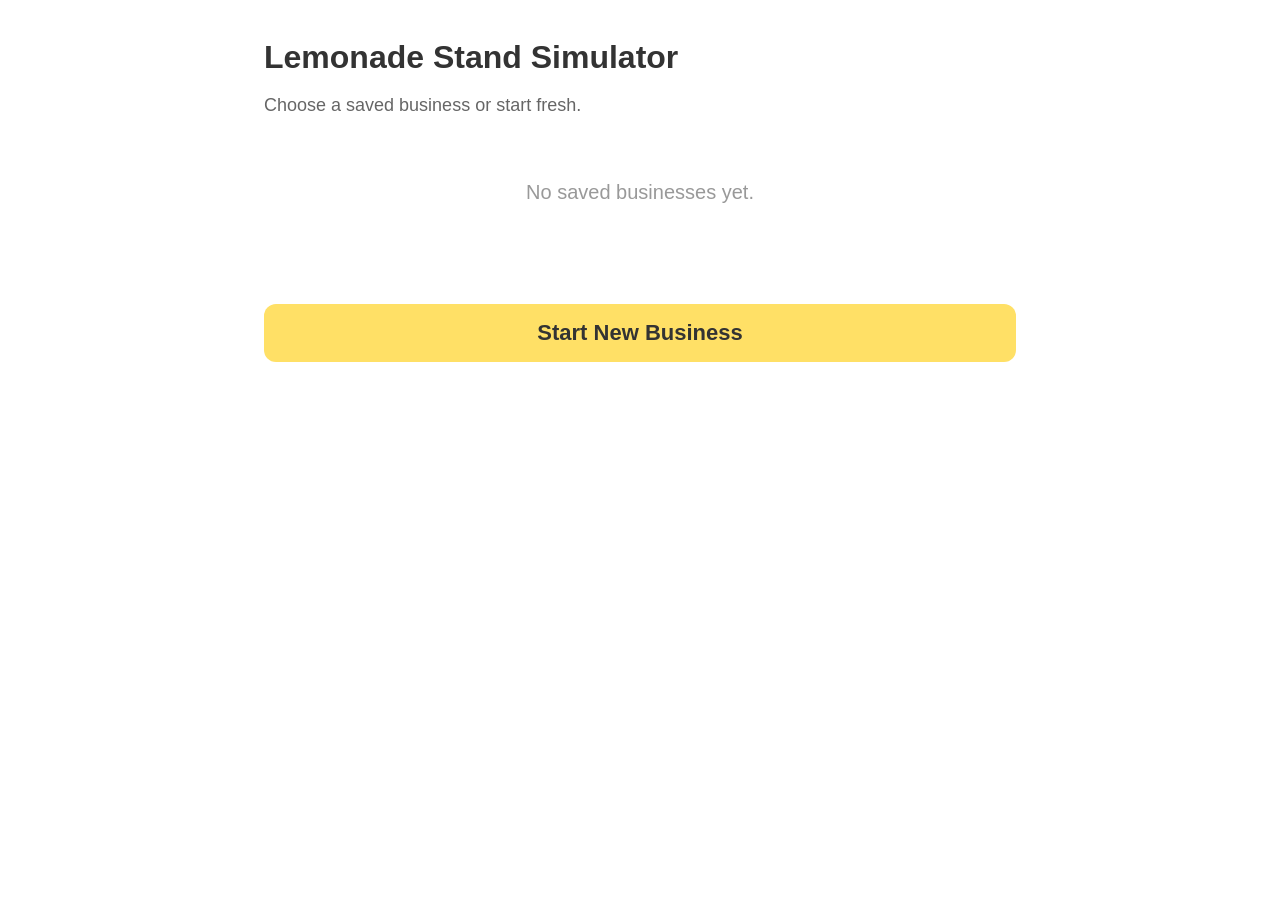
<file: index.html>
<!DOCTYPE html>
<html lang="en">
<head>
  <meta charset="UTF-8">
  <meta name="viewport" content="width=device-width, initial-scale=1.0">
  <title>Lemonade Stand Simulator</title>
  <link rel="stylesheet" href="css/styles.css">
</head>
<body>
  <div id="app">
    <div id="progress-bar" class="progress-bar" aria-label="Progress">
      <div class="progress-segments">
        <div class="progress-segment" data-phase="setup">
          <span class="progress-label">Setup</span>
          <div class="progress-track">
            <div class="progress-fill" id="progress-setup"></div>
          </div>
        </div>
        <div class="progress-segment" data-phase="planning">
          <span class="progress-label">Planning</span>
          <div class="progress-track">
            <div class="progress-fill" id="progress-planning"></div>
          </div>
        </div>
        <div class="progress-segment" data-phase="simulation">
          <span class="progress-label">Simulation</span>
          <div class="progress-track">
            <div class="progress-fill" id="progress-simulation"></div>
          </div>
        </div>
      </div>
    </div>

    <main id="content" class="content" role="main"></main>

  </div>

  <script src="js/state.js"></script>
  <script src="js/components.js"></script>
  <script src="js/recipe.js"></script>
  <script src="js/finance.js"></script>
  <script src="js/weather.js"></script>
  <script src="js/simulation.js"></script>
  <script src="js/charts.js"></script>
  <script src="js/screens.js"></script>
  <script src="js/router.js"></script>
</body>
</html>
</file>
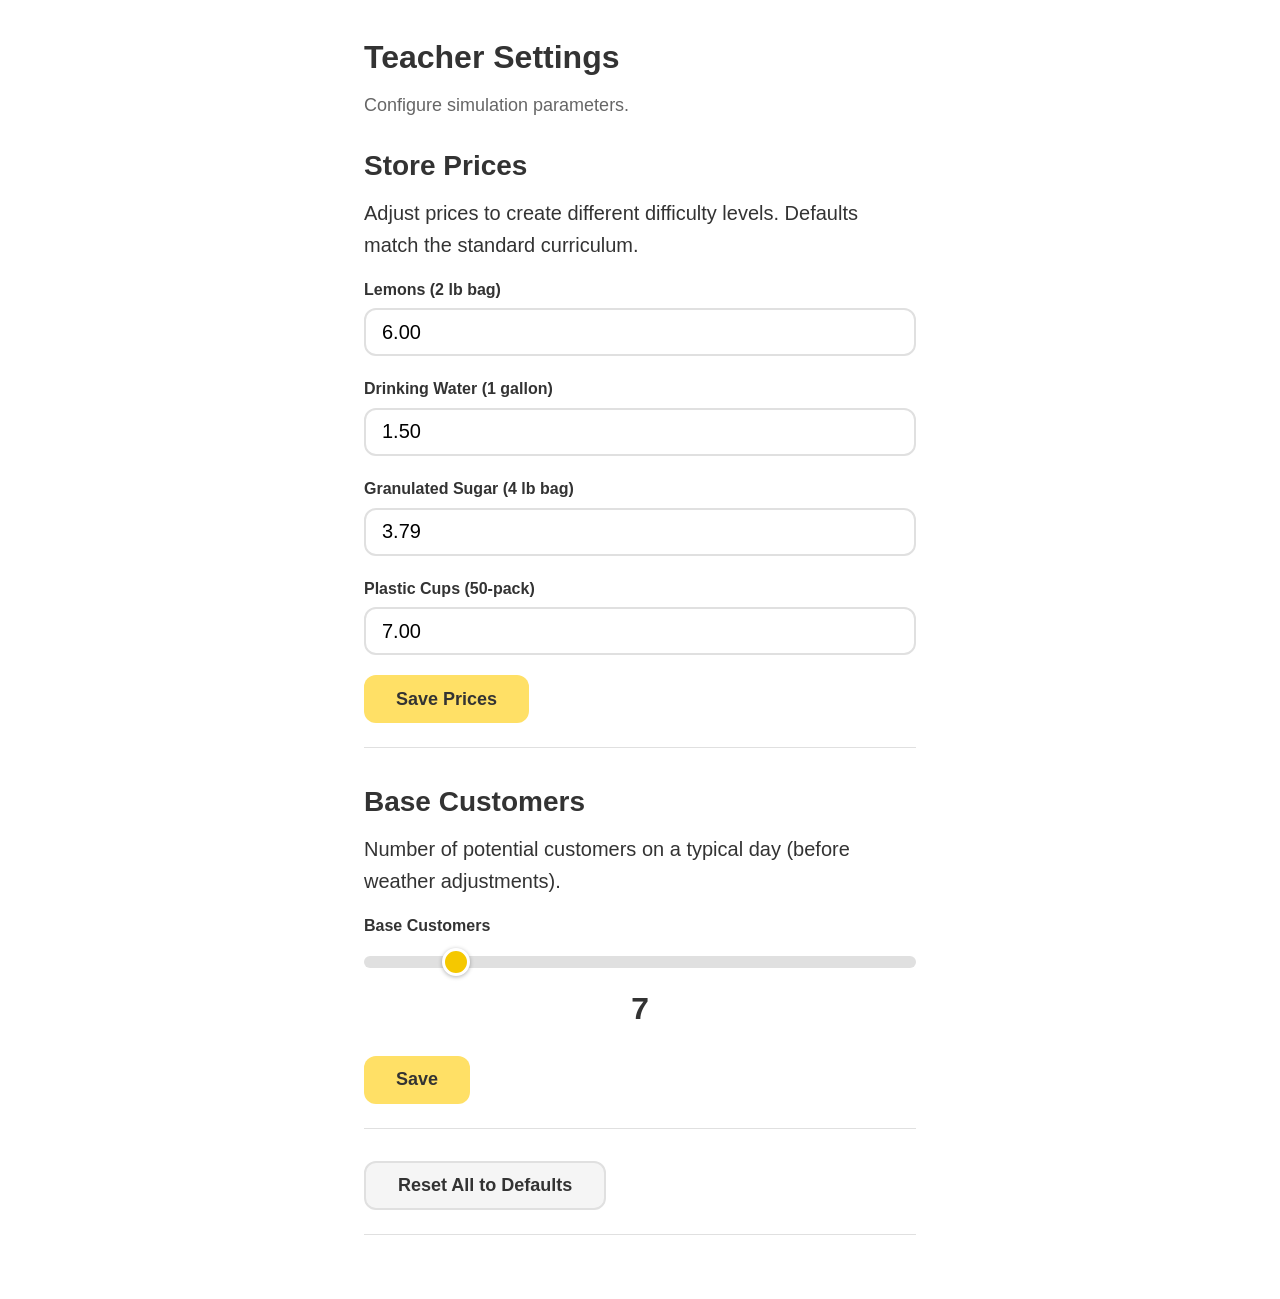
<file: settings.html>
<!DOCTYPE html>
<html lang="en">
<head>
  <meta charset="UTF-8">
  <meta name="viewport" content="width=device-width, initial-scale=1.0">
  <title>Lemonade Stand — Teacher Settings</title>
  <link rel="stylesheet" href="css/styles.css">
</head>
<body>
  <div class="settings-container">
    <h1>Teacher Settings</h1>
    <p class="subtitle">Configure simulation parameters.</p>

    <div class="settings-section">
      <h2>Store Prices</h2>
      <p>Adjust prices to create different difficulty levels. Defaults match the standard curriculum.</p>
      <div class="form-group">
        <label for="price-lemons">Lemons (2 lb bag)</label>
        <input type="number" id="price-lemons" class="input" step="0.01" min="0" value="6.00">
      </div>
      <div class="form-group">
        <label for="price-water">Drinking Water (1 gallon)</label>
        <input type="number" id="price-water" class="input" step="0.01" min="0" value="1.50">
      </div>
      <div class="form-group">
        <label for="price-sugar">Granulated Sugar (4 lb bag)</label>
        <input type="number" id="price-sugar" class="input" step="0.01" min="0" value="3.79">
      </div>
      <div class="form-group">
        <label for="price-cups">Plastic Cups (50-pack)</label>
        <input type="number" id="price-cups" class="input" step="0.01" min="0" value="7.00">
      </div>
      <button class="btn btn-primary" id="save-prices" type="button">Save Prices</button>
    </div>

    <div class="settings-section">
      <h2>Base Customers</h2>
      <p>Number of potential customers on a typical day (before weather adjustments).</p>
      <div class="form-group">
        <label for="base-customers">Base Customers</label>
        <input type="range" id="base-customers" class="slider" min="3" max="30" value="7" step="1">
        <div class="slider-value" id="base-customers-value">7</div>
      </div>
      <button class="btn btn-primary" id="save-customers" type="button">Save</button>
    </div>

    <div class="settings-section">
      <button class="btn btn-secondary" id="reset-all" type="button">Reset All to Defaults</button>
    </div>

    <div id="settings-result"></div>
  </div>

  <script>
    var CONFIG_KEY = 'lemonade-teacher-config';

    function loadSettings() {
      var config = null;
      try { config = JSON.parse(localStorage.getItem(CONFIG_KEY)); } catch (e) {}
      if (config) {
        if (config.prices) {
          if (config.prices.lemons != null) document.getElementById('price-lemons').value = config.prices.lemons;
          if (config.prices.water != null)  document.getElementById('price-water').value = config.prices.water;
          if (config.prices.sugar != null)  document.getElementById('price-sugar').value = config.prices.sugar;
          if (config.prices.cups != null)   document.getElementById('price-cups').value = config.prices.cups;
        }
        if (config.baseCustomers != null) {
          document.getElementById('base-customers').value = config.baseCustomers;
          document.getElementById('base-customers-value').textContent = config.baseCustomers;
        }
      }
    }

    function getConfig() {
      var raw = localStorage.getItem(CONFIG_KEY);
      try { return raw ? JSON.parse(raw) : {}; } catch (e) { return {}; }
    }

    function saveConfig(updates) {
      var config = getConfig();
      for (var k in updates) {
        if (updates.hasOwnProperty(k)) config[k] = updates[k];
      }
      localStorage.setItem(CONFIG_KEY, JSON.stringify(config));
    }

    document.getElementById('save-prices').addEventListener('click', function () {
      saveConfig({
        prices: {
          lemons: parseFloat(document.getElementById('price-lemons').value) || 6.00,
          water: parseFloat(document.getElementById('price-water').value) || 1.50,
          sugar: parseFloat(document.getElementById('price-sugar').value) || 3.79,
          cups: parseFloat(document.getElementById('price-cups').value) || 7.00
        }
      });
      showResult('settings-result', 'success', 'Prices saved. New sessions will use these prices.');
    });

    document.getElementById('base-customers').addEventListener('input', function () {
      document.getElementById('base-customers-value').textContent = this.value;
    });

    document.getElementById('save-customers').addEventListener('click', function () {
      saveConfig({
        baseCustomers: parseInt(document.getElementById('base-customers').value) || 7
      });
      showResult('settings-result', 'success', 'Base customers saved.');
    });

    document.getElementById('reset-all').addEventListener('click', function () {
      if (confirm('Reset all settings to defaults? This won\'t affect saved student sessions.')) {
        localStorage.removeItem(CONFIG_KEY);
        document.getElementById('price-lemons').value = '6.00';
        document.getElementById('price-water').value = '1.50';
        document.getElementById('price-sugar').value = '3.79';
        document.getElementById('price-cups').value = '7.00';
        document.getElementById('base-customers').value = '7';
        document.getElementById('base-customers-value').textContent = '7';
        showResult('settings-result', 'success', 'All settings reset to defaults.');
      }
    });

    function showResult(containerId, type, message) {
      var container = document.getElementById(containerId);
      container.innerHTML = '';
      var div = document.createElement('div');
      div.className = 'test-result' + (type === 'success' ? ' test-success' : type === 'failure' ? ' test-failure' : '');
      div.textContent = message;
      container.appendChild(div);
    }

    loadSettings();
  </script>
</body>
</html>
</file>
<file: css/styles.css>
/* ===== RESET & BASE ===== */
*, *::before, *::after { box-sizing: border-box; margin: 0; padding: 0; }

:root {
  --primary: #FFE066;
  --primary-dark: #F5C800;
  --success: #4CAF50;
  --warning: #FF9800;
  --error: #E57373;
  --sky: #87CEEB;
  --bg: #FFFFFF;
  --text: #333333;
  --text-light: #666666;
  --border: #E0E0E0;
  --shadow: 0 2px 8px rgba(0,0,0,0.1);
  --radius: 12px;
  --font: -apple-system, BlinkMacSystemFont, 'Segoe UI', Roboto, Oxygen, Ubuntu, sans-serif;
  --mono: 'Courier New', Courier, monospace;
}

html { font-size: 16px; }

body {
  font-family: var(--font);
  font-size: 20px;
  line-height: 1.6;
  color: var(--text);
  background: var(--bg);
  min-height: 100vh;
}

#app {
  display: flex;
  flex-direction: column;
  min-height: 100vh;
}

/* ===== PROGRESS BAR ===== */
.progress-bar {
  background: #F5F5F5;
  padding: 12px 24px;
  border-bottom: 1px solid var(--border);
  position: sticky;
  top: 0;
  z-index: 100;
}

.progress-bar.hidden { display: none; }

.progress-segments {
  display: flex;
  gap: 16px;
  max-width: 800px;
  margin: 0 auto;
}

.progress-segment {
  flex: 1;
  display: flex;
  flex-direction: column;
  gap: 4px;
}

.progress-label {
  font-size: 13px;
  font-weight: 600;
  text-transform: uppercase;
  letter-spacing: 0.5px;
  color: var(--text-light);
}

.progress-segment[data-phase="setup"] .progress-label { color: var(--primary-dark); }
.progress-segment[data-phase="planning"] .progress-label { color: #2196F3; }
.progress-segment[data-phase="simulation"] .progress-label { color: var(--success); }

.progress-track {
  height: 8px;
  background: var(--border);
  border-radius: 4px;
  overflow: hidden;
}

.progress-fill {
  height: 100%;
  border-radius: 4px;
  transition: width 0.4s ease;
  width: 0%;
}

.progress-segment[data-phase="setup"] .progress-fill { background: var(--primary-dark); }
.progress-segment[data-phase="planning"] .progress-fill { background: #2196F3; }
.progress-segment[data-phase="simulation"] .progress-fill { background: var(--success); }

/* ===== CONTENT AREA ===== */
.content {
  flex: 1;
  max-width: 800px;
  width: 100%;
  margin: 0 auto;
  padding: 32px 24px 80px;
}

.screen { animation: fadeIn 0.3s ease; }

@keyframes fadeIn {
  from { opacity: 0; transform: translateY(8px); }
  to   { opacity: 1; transform: translateY(0); }
}

/* ===== TYPOGRAPHY ===== */
h1 {
  font-size: 32px;
  font-weight: 700;
  margin-bottom: 8px;
  color: var(--text);
}

h2 {
  font-size: 28px;
  font-weight: 700;
  margin-bottom: 8px;
}

h3 {
  font-size: 22px;
  font-weight: 600;
  margin-bottom: 8px;
}

p { margin-bottom: 16px; }

.subtitle {
  font-size: 18px;
  color: var(--text-light);
  margin-bottom: 24px;
}

.mono {
  font-family: var(--mono);
  font-size: 24px;
}

/* ===== BUTTONS ===== */
.btn {
  display: inline-flex;
  align-items: center;
  justify-content: center;
  min-height: 48px;
  padding: 12px 32px;
  font-size: 18px;
  font-weight: 600;
  border: none;
  border-radius: var(--radius);
  cursor: pointer;
  transition: background 0.2s, transform 0.1s, box-shadow 0.2s;
  gap: 8px;
  font-family: var(--font);
}

.btn:hover { transform: translateY(-1px); box-shadow: var(--shadow); }
.btn:active { transform: translateY(0); }
.btn:disabled { opacity: 0.5; cursor: not-allowed; transform: none; box-shadow: none; }

.btn-primary { background: var(--primary); color: var(--text); }
.btn-primary:hover { background: var(--primary-dark); }

.btn-success { background: var(--success); color: white; }
.btn-success:hover { background: #43A047; }

.btn-secondary { background: #F5F5F5; color: var(--text); border: 2px solid var(--border); }
.btn-secondary:hover { background: #EEEEEE; }

.btn-danger { background: var(--error); color: white; }
.btn-danger:hover { background: #EF5350; }

.btn-small {
  min-height: 36px;
  padding: 6px 16px;
  font-size: 14px;
}

.btn-large {
  min-height: 56px;
  padding: 16px 48px;
  font-size: 22px;
}

.btn-block { width: 100%; }

/* ===== INPUTS ===== */
.form-group {
  margin-bottom: 20px;
}

.form-group label {
  display: block;
  font-size: 16px;
  font-weight: 600;
  margin-bottom: 6px;
  color: var(--text);
}

.input {
  width: 100%;
  height: 48px;
  padding: 8px 16px;
  font-size: 20px;
  font-family: var(--font);
  border: 2px solid var(--border);
  border-radius: var(--radius);
  outline: none;
  transition: border-color 0.2s;
}

.input:focus { border-color: var(--primary-dark); }
.input.valid { border-color: var(--success); }
.input.invalid { border-color: var(--error); }
.input.close-answer { border-color: var(--warning); }

.input-mono {
  font-family: var(--mono);
  font-size: 24px;
  text-align: center;
  width: 160px;
}

.input-inline {
  display: inline-block;
  width: auto;
}

/* ===== SLIDER ===== */
.slider-container {
  margin: 16px 0;
}

.slider {
  -webkit-appearance: none;
  appearance: none;
  width: 100%;
  height: 12px;
  border-radius: 6px;
  background: var(--border);
  outline: none;
  transition: background 0.2s;
}

.slider::-webkit-slider-thumb {
  -webkit-appearance: none;
  appearance: none;
  width: 28px;
  height: 28px;
  border-radius: 50%;
  background: var(--primary-dark);
  cursor: pointer;
  border: 3px solid white;
  box-shadow: 0 1px 4px rgba(0,0,0,0.3);
}

.slider::-moz-range-thumb {
  width: 28px;
  height: 28px;
  border-radius: 50%;
  background: var(--primary-dark);
  cursor: pointer;
  border: 3px solid white;
  box-shadow: 0 1px 4px rgba(0,0,0,0.3);
}

.slider-value {
  font-family: var(--mono);
  font-size: 32px;
  font-weight: 700;
  text-align: center;
  margin: 8px 0;
}

/* ===== CARDS ===== */
.card {
  background: white;
  border-radius: var(--radius);
  box-shadow: var(--shadow);
  padding: 24px;
  margin-bottom: 16px;
}

.card-header {
  font-size: 18px;
  font-weight: 600;
  margin-bottom: 12px;
  padding-bottom: 8px;
  border-bottom: 2px solid #F5F5F5;
}

.card-grid {
  display: grid;
  grid-template-columns: repeat(auto-fit, minmax(200px, 1fr));
  gap: 16px;
}

.stat-card {
  text-align: center;
  padding: 16px;
  border-radius: var(--radius);
  background: #FAFAFA;
}

.stat-value {
  font-family: var(--mono);
  font-size: 28px;
  font-weight: 700;
}

.stat-label {
  font-size: 14px;
  color: var(--text-light);
  margin-top: 4px;
}

/* ===== STORE SHELF ===== */
.store-shelf {
  display: grid;
  grid-template-columns: repeat(2, 1fr);
  gap: 20px;
  margin: 24px 0;
}

.store-item {
  background: #FFFDE7;
  border: 2px solid var(--primary);
  border-radius: var(--radius);
  padding: 20px;
  text-align: center;
  transition: transform 0.2s;
}

.store-item:hover { transform: scale(1.02); }

.store-item-icon { font-size: 48px; margin-bottom: 8px; }
.store-item-name { font-weight: 600; font-size: 18px; }
.store-item-size { font-size: 14px; color: var(--text-light); margin: 4px 0; }
.store-item-price {
  font-family: var(--mono);
  font-size: 24px;
  font-weight: 700;
  color: var(--success);
}

/* ===== VALIDATION FEEDBACK ===== */
.feedback {
  padding: 12px 16px;
  border-radius: var(--radius);
  margin: 12px 0;
  font-weight: 600;
  display: flex;
  align-items: center;
  gap: 8px;
}

.feedback-correct {
  background: #E8F5E9;
  color: #2E7D32;
  border: 2px solid var(--success);
}

.feedback-close {
  background: #FFF3E0;
  color: #E65100;
  border: 2px solid var(--warning);
}

.feedback-incorrect {
  background: #FFEBEE;
  color: #C62828;
  border: 2px solid var(--error);
}

/* ===== RATIO BAR ===== */
.ratio-bar {
  display: flex;
  height: 48px;
  border-radius: var(--radius);
  overflow: hidden;
  margin: 16px 0;
  border: 2px solid var(--border);
}

.ratio-bar-segment {
  display: flex;
  align-items: center;
  justify-content: center;
  font-size: 12px;
  font-weight: 600;
  color: white;
  transition: flex 0.4s ease;
}

.ratio-juice { background: #FFEB3B; color: var(--text); }
.ratio-syrup { background: #FF9800; }
.ratio-water { background: #42A5F5; }

/* ===== TABLE ===== */
.data-table {
  width: 100%;
  border-collapse: collapse;
  margin: 16px 0;
  font-size: 16px;
}

.data-table th,
.data-table td {
  padding: 10px 12px;
  text-align: center;
  border-bottom: 1px solid var(--border);
}

.data-table th {
  background: #F5F5F5;
  font-weight: 600;
  font-size: 14px;
  text-transform: uppercase;
  letter-spacing: 0.5px;
}

.data-table td input {
  width: 80px;
  height: 36px;
  text-align: center;
  font-size: 16px;
  font-family: var(--mono);
  border: 2px solid var(--border);
  border-radius: 8px;
  outline: none;
}

.data-table td input:focus { border-color: var(--primary-dark); }

/* ===== EMPLOYEE ICONS ===== */
.employee-icons {
  display: flex;
  gap: 12px;
  justify-content: center;
  margin: 20px 0;
  min-height: 80px;
  align-items: flex-end;
}

.employee-icon {
  display: flex;
  flex-direction: column;
  align-items: center;
  animation: popIn 0.3s ease;
}

@keyframes popIn {
  from { transform: scale(0); }
  to   { transform: scale(1); }
}

.employee-head {
  width: 32px;
  height: 32px;
  border-radius: 50%;
  background: var(--primary-dark);
  margin-bottom: 4px;
}

.employee-body {
  width: 24px;
  height: 40px;
  border-radius: 6px 6px 0 0;
  background: var(--primary-dark);
}

/* ===== STAND PREVIEW ===== */
.stand-preview {
  width: 280px;
  margin: 24px auto;
  text-align: center;
}

.stand-roof {
  background: var(--error);
  height: 20px;
  border-radius: 8px 8px 0 0;
  position: relative;
}

.stand-roof::before,
.stand-roof::after {
  content: '';
  position: absolute;
  top: 0;
  width: 20px;
  height: 20px;
}

.stand-sign {
  background: var(--primary);
  padding: 12px 16px;
  font-size: 22px;
  font-weight: 700;
  min-height: 52px;
  display: flex;
  align-items: center;
  justify-content: center;
  word-break: break-word;
}

.stand-counter {
  background: #8D6E63;
  height: 16px;
}

.stand-legs {
  display: flex;
  justify-content: space-between;
  padding: 0 20px;
}

.stand-leg {
  width: 8px;
  height: 40px;
  background: #6D4C41;
}

/* ===== AI TEACHER ===== */

/* ===== SESSION LIST ===== */
.session-list {
  display: flex;
  flex-direction: column;
  gap: 12px;
  margin: 24px 0;
}

.session-item {
  display: flex;
  align-items: center;
  gap: 12px;
  padding: 16px 20px;
  background: white;
  border: 2px solid var(--border);
  border-radius: var(--radius);
  cursor: pointer;
  transition: border-color 0.2s, box-shadow 0.2s;
}

.session-item:hover { border-color: var(--primary-dark); box-shadow: var(--shadow); }

.session-item-name {
  flex: 1;
  font-weight: 600;
  font-size: 18px;
}

.session-item-screen {
  font-size: 13px;
  color: var(--text-light);
}

.session-delete {
  background: none;
  border: none;
  font-size: 20px;
  cursor: pointer;
  color: var(--error);
  padding: 4px 8px;
  border-radius: 4px;
  opacity: 0.6;
  transition: opacity 0.2s;
}

.session-delete:hover { opacity: 1; }

/* ===== COST BREAKDOWN ===== */
.cost-row {
  display: flex;
  justify-content: space-between;
  align-items: center;
  padding: 8px 0;
  border-bottom: 1px solid #F5F5F5;
}

.cost-row:last-child { border-bottom: none; }
.cost-row.total { font-weight: 700; border-top: 2px solid var(--text); padding-top: 12px; margin-top: 4px; }
.cost-label { flex: 1; }
.cost-value { font-family: var(--mono); font-size: 20px; }

/* ===== DAY RESULTS ===== */
.result-grid {
  display: grid;
  grid-template-columns: 1fr 1fr;
  gap: 8px 24px;
}

.result-row {
  display: flex;
  justify-content: space-between;
  padding: 8px 12px;
  border-radius: 6px;
}

.result-row:nth-child(odd) { background: #FAFAFA; }
.result-label { font-size: 16px; }
.result-value { font-family: var(--mono); font-size: 18px; font-weight: 600; }
.result-value.positive { color: var(--success); }
.result-value.negative { color: var(--error); }

/* ===== DAY ANIMATION ===== */
.day-scene {
  position: relative;
  width: 100%;
  height: 400px;
  overflow: hidden;
  border-radius: var(--radius);
  margin: 16px 0;
  border: 2px solid var(--border);
}

.day-sky {
  position: absolute;
  top: 0;
  left: 0;
  right: 0;
  height: 70%;
  transition: background 0.5s;
}

.sky-sunny-hot { background: linear-gradient(180deg, #2196F3 0%, #87CEEB 60%, #FFF9C4 100%); }
.sky-sunny { background: linear-gradient(180deg, #42A5F5 0%, #87CEEB 100%); }
.sky-partly-cloudy { background: linear-gradient(180deg, #64B5F6 0%, #B0BEC5 100%); }
.sky-cloudy { background: linear-gradient(180deg, #90A4AE 0%, #B0BEC5 100%); }
.sky-rainy { background: linear-gradient(180deg, #607D8B 0%, #78909C 100%); }
.sky-stormy { background: linear-gradient(180deg, #37474F 0%, #546E7A 100%); }

.day-ground {
  position: absolute;
  bottom: 0;
  left: 0;
  right: 0;
  height: 30%;
  background: linear-gradient(180deg, #81C784 0%, #66BB6A 100%);
}

.day-road {
  position: absolute;
  bottom: 0;
  left: 0;
  right: 0;
  height: 20%;
  background: #9E9E9E;
}

.day-road::before {
  content: '';
  position: absolute;
  top: 50%;
  left: 0;
  right: 0;
  height: 3px;
  background: repeating-linear-gradient(90deg, #FFE066 0px, #FFE066 20px, transparent 20px, transparent 40px);
}

/* Stand in scene */
.scene-stand {
  position: absolute;
  right: 15%;
  bottom: 20%;
  z-index: 10;
}

.scene-stand-roof {
  width: 120px;
  height: 15px;
  background: var(--error);
  border-radius: 6px 6px 0 0;
}

.scene-stand-body {
  width: 120px;
  background: #8D6E63;
  padding: 4px;
  text-align: center;
}

.scene-stand-sign {
  background: var(--primary);
  padding: 4px 8px;
  font-size: 11px;
  font-weight: 700;
  word-wrap: break-word;
  overflow-wrap: break-word;
  line-height: 1.2;
}

.scene-stand-price {
  background: white;
  padding: 2px 8px;
  font-size: 14px;
  font-weight: 700;
  font-family: var(--mono);
  margin-top: 2px;
}

.scene-stand-counter {
  width: 120px;
  height: 8px;
  background: #6D4C41;
}

.scene-stand-legs {
  display: flex;
  justify-content: space-between;
  padding: 0 10px;
}

.scene-stand-leg { width: 6px; height: 30px; background: #5D4037; }

/* Customers */
.customer {
  position: absolute;
  bottom: 20%;
  z-index: 20;
  display: flex;
  flex-direction: column;
  align-items: center;
}

.customer-head {
  width: 16px;
  height: 16px;
  border-radius: 50%;
}

.customer-body {
  width: 12px;
  height: 24px;
  border-radius: 4px 4px 0 0;
  margin-top: 2px;
}

.customer-cup {
  width: 8px;
  height: 10px;
  background: white;
  border: 1px solid #CCC;
  border-radius: 0 0 2px 2px;
  position: absolute;
  right: -10px;
  bottom: 8px;
  opacity: 0;
}

.customer.has-cup .customer-cup { opacity: 1; }

@keyframes walkAcross {
  0% { left: -30px; }
  100% { left: calc(100% + 30px); }
}

@keyframes walkToBuy {
  0% { left: -30px; }
  45% { left: calc(85% - 60px); }
  55% { left: calc(85% - 60px); }
  100% { left: calc(100% + 30px); }
}

@keyframes walkToReject {
  0% { left: -30px; }
  40% { left: calc(85% - 80px); }
  45% { left: calc(85% - 80px); }
  100% { left: calc(100% + 30px); }
}

@keyframes headShake {
  0%, 100% { transform: rotate(0deg); }
  25% { transform: rotate(-12deg); }
  50% { transform: rotate(12deg); }
  75% { transform: rotate(-8deg); }
}

@keyframes coinFloat {
  0% { opacity: 1; transform: translate(0, 0); }
  100% { opacity: 0; transform: translate(40px, -20px); }
}

.coin {
  position: absolute;
  width: 10px;
  height: 10px;
  border-radius: 50%;
  background: var(--primary-dark);
  top: 5px;
  left: 5px;
  animation: coinFloat 0.5s ease forwards;
}

.reject-bubble {
  position: absolute;
  top: -28px;
  left: 50%;
  transform: translateX(-50%);
  background: white;
  border: 2px solid #E57373;
  border-radius: 10px;
  padding: 2px 6px;
  font-size: 14px;
  line-height: 1;
  white-space: nowrap;
  opacity: 0;
  animation: bubblePop 1.5s ease forwards;
  z-index: 10;
}

.reject-bubble::after {
  content: '';
  position: absolute;
  bottom: -6px;
  left: 50%;
  transform: translateX(-50%);
  width: 0;
  height: 0;
  border-left: 5px solid transparent;
  border-right: 5px solid transparent;
  border-top: 6px solid white;
}

.reject-bubble::before {
  content: '';
  position: absolute;
  bottom: -9px;
  left: 50%;
  transform: translateX(-50%);
  width: 0;
  height: 0;
  border-left: 6px solid transparent;
  border-right: 6px solid transparent;
  border-top: 7px solid #E57373;
}

.reject-bubble-sad {
  border-color: #64B5F6;
  font-size: 13px;
  font-weight: 700;
}

@keyframes bubblePop {
  0% { opacity: 0; transform: translateX(-50%) scale(0.5); }
  15% { opacity: 1; transform: translateX(-50%) scale(1.1); }
  25% { opacity: 1; transform: translateX(-50%) scale(1); }
  75% { opacity: 1; transform: translateX(-50%) scale(1); }
  100% { opacity: 0; transform: translateX(-50%) scale(0.8) translateY(-8px); }
}

/* Weather overlays */
.rain-drop {
  position: absolute;
  width: 2px;
  height: 12px;
  background: rgba(100,181,246,0.7);
  animation: rainFall linear infinite;
}

@keyframes rainFall {
  0% { transform: translateY(-20px); opacity: 0; }
  10% { opacity: 1; }
  90% { opacity: 1; }
  100% { transform: translateY(400px); opacity: 0; }
}

.cloud-shape {
  position: absolute;
  background: rgba(200,200,200,0.7);
  border-radius: 50px;
  animation: cloudDrift linear infinite;
}

@keyframes cloudDrift {
  0% { transform: translateX(-200px); }
  100% { transform: translateX(calc(100vw + 200px)); }
}

.sun-shape {
  position: absolute;
  top: 20px;
  right: 40px;
  width: 50px;
  height: 50px;
  border-radius: 50%;
  background: var(--primary);
  box-shadow: 0 0 30px rgba(255,224,102,0.8);
}

.sun-ray {
  position: absolute;
  width: 4px;
  height: 16px;
  background: var(--primary);
  top: 50%;
  left: 50%;
  transform-origin: center center;
  border-radius: 2px;
}

.day-counter {
  position: absolute;
  top: 12px;
  left: 12px;
  background: rgba(255,255,255,0.9);
  padding: 8px 16px;
  border-radius: 8px;
  font-size: 16px;
  font-weight: 600;
  z-index: 20;
}

.skip-btn {
  position: absolute;
  top: 12px;
  right: 12px;
  z-index: 20;
}

/* ===== LOAN OPTIONS ===== */
.loan-options {
  display: flex;
  flex-direction: column;
  gap: 10px;
  margin-top: 12px;
}

.loan-option {
  display: flex;
  align-items: flex-start;
  gap: 12px;
  padding: 12px 16px;
  border: 2px solid var(--border);
  border-radius: var(--radius);
  cursor: pointer;
  transition: border-color 0.2s, background 0.2s;
}

.loan-option:hover {
  border-color: var(--primary);
  background: #FFFDE7;
}

.loan-option.selected {
  border-color: var(--primary);
  background: #FFF9C4;
}

.loan-option input[type="radio"] {
  margin-top: 3px;
  flex-shrink: 0;
}

.loan-option-text {
  flex: 1;
}

.loan-option-desc {
  font-size: 13px;
  color: #666;
  margin-top: 2px;
}

.audio-attribution {
  font-size: 11px;
  color: #999;
  text-align: center;
  margin-top: 8px;
  line-height: 1.4;
}

/* ===== CHART CONTAINER ===== */
.chart-container {
  margin: 16px 0;
  padding: 16px;
  background: #FAFAFA;
  border-radius: var(--radius);
}

.chart-container canvas {
  width: 100%;
  display: block;
}

/* ===== LEMON CROSS SECTION ===== */
.lemon-visual {
  width: 120px;
  height: 120px;
  border-radius: 50%;
  background: radial-gradient(circle at 50% 50%, #FFFDE7 30%, #FFF9C4 50%, #FFE066 70%, #F5C800 100%);
  margin: 16px auto;
  position: relative;
  border: 3px solid #F5C800;
}

.lemon-visual::after {
  content: '33% juice';
  position: absolute;
  top: 50%;
  left: 50%;
  transform: translate(-50%, -50%);
  font-size: 14px;
  font-weight: 700;
  color: var(--text);
}

/* ===== RECIPE QUESTION LAYOUT ===== */
.question-group {
  margin: 20px 0;
  padding: 16px 20px;
  background: #FAFAFA;
  border-radius: var(--radius);
  border-left: 4px solid var(--primary);
}

.question-text {
  font-size: 18px;
  margin-bottom: 10px;
}

.answer-row {
  display: flex;
  align-items: center;
  gap: 10px;
  flex-wrap: wrap;
}

.answer-unit {
  font-size: 16px;
  color: var(--text-light);
}

/* ===== INVESTOR / PRICING ===== */
.pricing-display {
  text-align: center;
  padding: 24px;
  background: #FFFDE7;
  border-radius: var(--radius);
  margin: 16px 0;
}

.price-tag {
  font-family: var(--mono);
  font-size: 48px;
  font-weight: 700;
  color: var(--text);
}

.profit-per-cup {
  font-size: 20px;
  margin-top: 8px;
}

.profit-positive { color: var(--success); }
.profit-negative { color: var(--error); }

/* ===== WARNING BOX ===== */
.warning-box {
  background: #FFF3E0;
  border: 2px solid var(--warning);
  border-radius: var(--radius);
  padding: 16px;
  margin: 12px 0;
  display: flex;
  align-items: center;
  gap: 10px;
}

.warning-icon { font-size: 24px; }

/* ===== INFO BLOCK ===== */
.info-block {
  background: #E3F2FD;
  border-radius: var(--radius);
  padding: 16px 20px;
  margin: 16px 0;
  font-size: 17px;
  line-height: 1.6;
}

.info-block strong { color: #1565C0; }

/* ===== FLEX HELPERS ===== */
.flex-row { display: flex; align-items: center; gap: 16px; }
.flex-col { display: flex; flex-direction: column; gap: 12px; }
.flex-center { display: flex; justify-content: center; align-items: center; }
.flex-between { display: flex; justify-content: space-between; align-items: center; }
.flex-wrap { flex-wrap: wrap; }
.gap-8 { gap: 8px; }
.gap-24 { gap: 24px; }

/* ===== SPACING ===== */
.mt-8 { margin-top: 8px; }
.mt-16 { margin-top: 16px; }
.mt-24 { margin-top: 24px; }
.mt-32 { margin-top: 32px; }
.mb-8 { margin-bottom: 8px; }
.mb-16 { margin-bottom: 16px; }
.mb-24 { margin-bottom: 24px; }
.text-center { text-align: center; }
.text-right { text-align: right; }

/* ===== GLASS VISUAL ===== */
.glass-visual {
  width: 80px;
  height: 120px;
  border: 3px solid #B0BEC5;
  border-top: none;
  border-radius: 0 0 10px 10px;
  margin: 16px auto;
  position: relative;
  overflow: hidden;
  background: transparent;
}

.glass-water {
  position: absolute;
  bottom: 0;
  left: 0;
  right: 0;
  background: rgba(66,165,245,0.3);
  transition: height 0.4s ease;
}

.glass-juice {
  position: absolute;
  bottom: 0;
  left: 0;
  right: 0;
  background: rgba(255,235,59,0.5);
  transition: height 0.4s ease;
}

.glass-syrup {
  position: absolute;
  bottom: 0;
  left: 0;
  right: 0;
  background: rgba(255,152,0,0.4);
  transition: height 0.4s ease;
}

/* ===== MORNING BRIEF ===== */
.weather-display {
  text-align: center;
  padding: 24px;
  border-radius: var(--radius);
  margin: 16px 0;
}

.weather-icon { font-size: 64px; }

.weather-desc {
  font-size: 22px;
  font-weight: 600;
  margin: 8px 0;
}

.weather-temp {
  font-family: var(--mono);
  font-size: 28px;
}

/* ===== FINAL SUMMARY ===== */
.summary-header {
  text-align: center;
  padding: 32px 0;
  border-bottom: 2px solid #F5F5F5;
  margin-bottom: 24px;
}

.summary-header h1 { font-size: 36px; }

.summary-stats {
  display: grid;
  grid-template-columns: repeat(3, 1fr);
  gap: 16px;
  margin: 24px 0;
}

.summary-stat {
  text-align: center;
  padding: 20px;
  background: #FAFAFA;
  border-radius: var(--radius);
}

.summary-stat-value {
  font-family: var(--mono);
  font-size: 32px;
  font-weight: 700;
}

.summary-stat-label {
  font-size: 14px;
  color: var(--text-light);
  margin-top: 4px;
}

.highlight-best { border: 2px solid var(--success); background: #E8F5E9; }
.highlight-worst { border: 2px solid var(--error); background: #FFEBEE; }

/* ===== DAY SELECTOR ===== */
.day-selector {
  text-align: center;
  padding: 32px;
}

.day-selector .slider-value { font-size: 64px; }

/* ===== RESPONSIVE ===== */
@media (max-width: 600px) {
  .content { padding: 16px 12px 80px; }
  h1 { font-size: 26px; }
  h2 { font-size: 24px; }
  body { font-size: 18px; }
  .store-shelf { grid-template-columns: 1fr; }
  .summary-stats { grid-template-columns: 1fr; }
  .result-grid { grid-template-columns: 1fr; }
}

/* ===== SETTINGS PAGE ===== */
.settings-container {
  max-width: 600px;
  margin: 0 auto;
  padding: 32px 24px;
}

.settings-section {
  margin-bottom: 32px;
  padding-bottom: 24px;
  border-bottom: 1px solid var(--border);
}

.settings-section:last-child { border-bottom: none; }

.test-result {
  padding: 8px 12px;
  border-radius: 6px;
  margin-top: 8px;
  font-size: 14px;
}

.test-success { background: #E8F5E9; color: #2E7D32; }
.test-failure { background: #FFEBEE; color: #C62828; }
</file>
